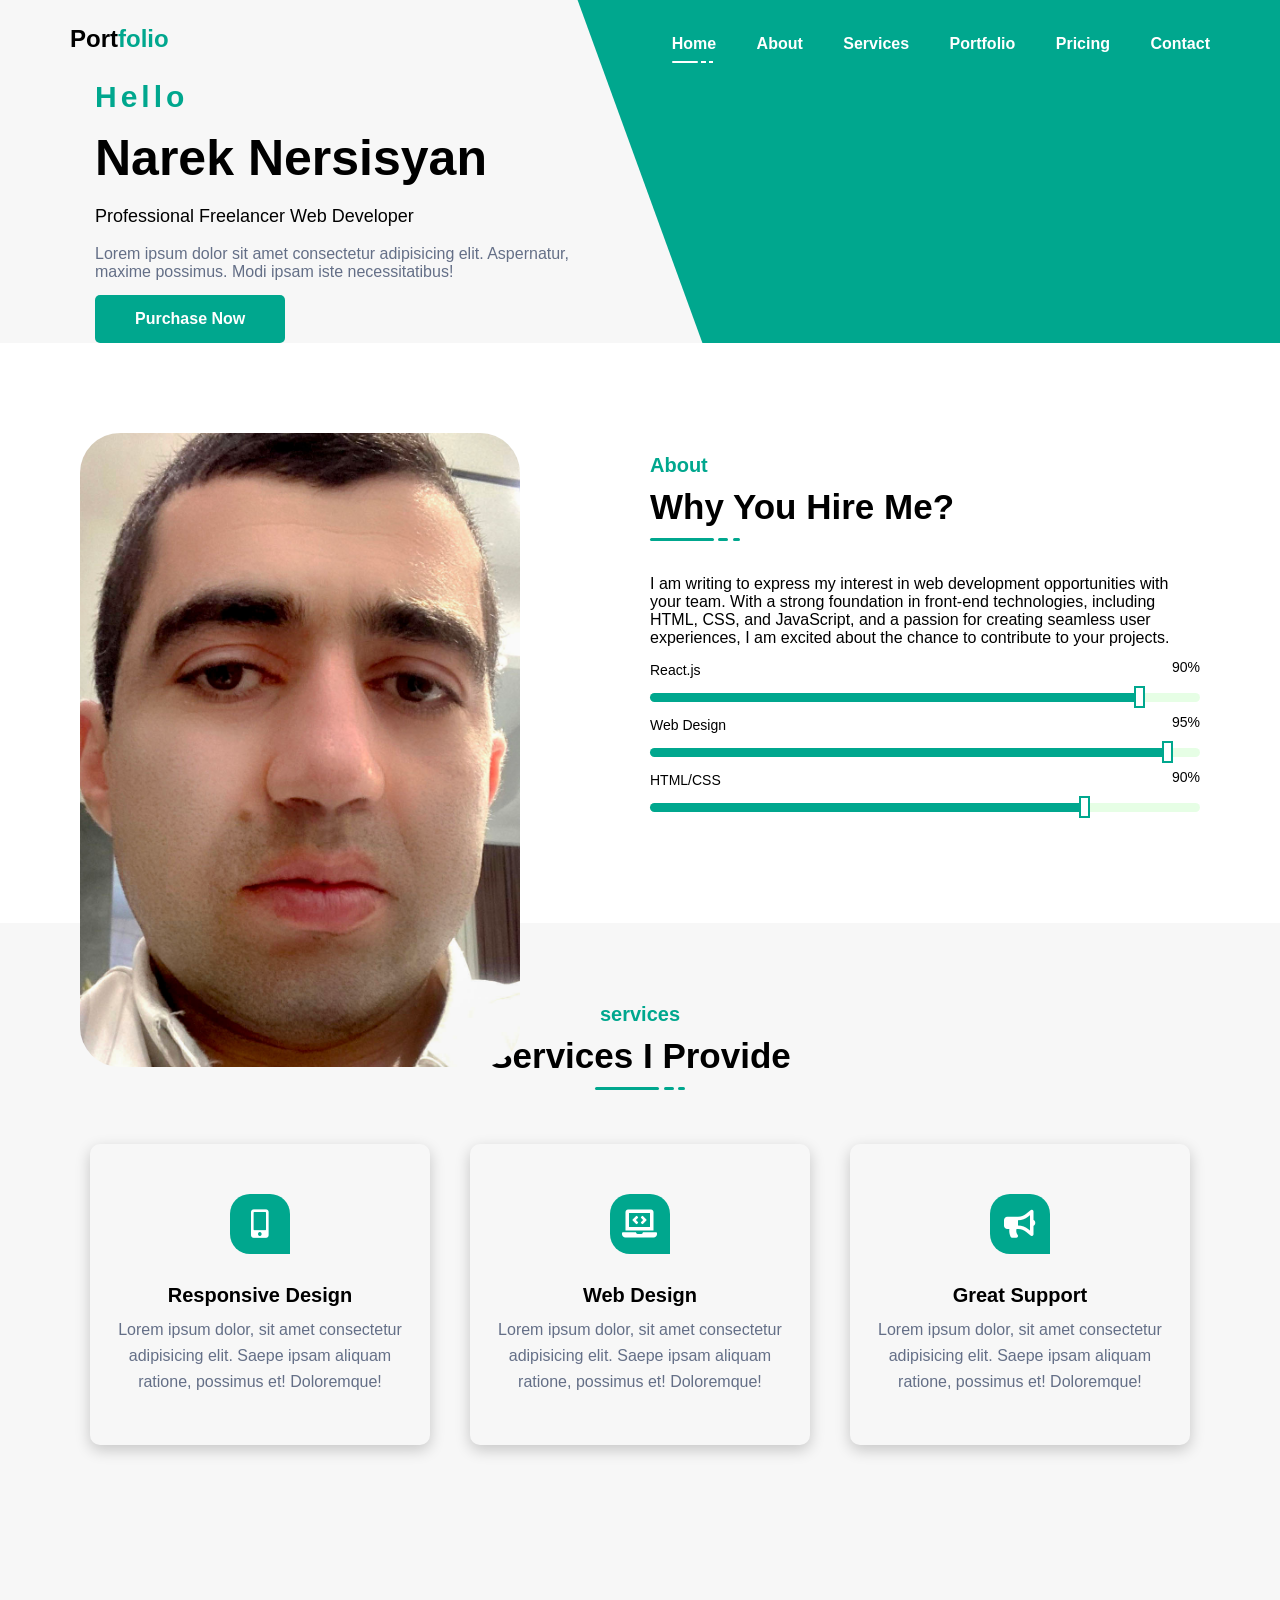
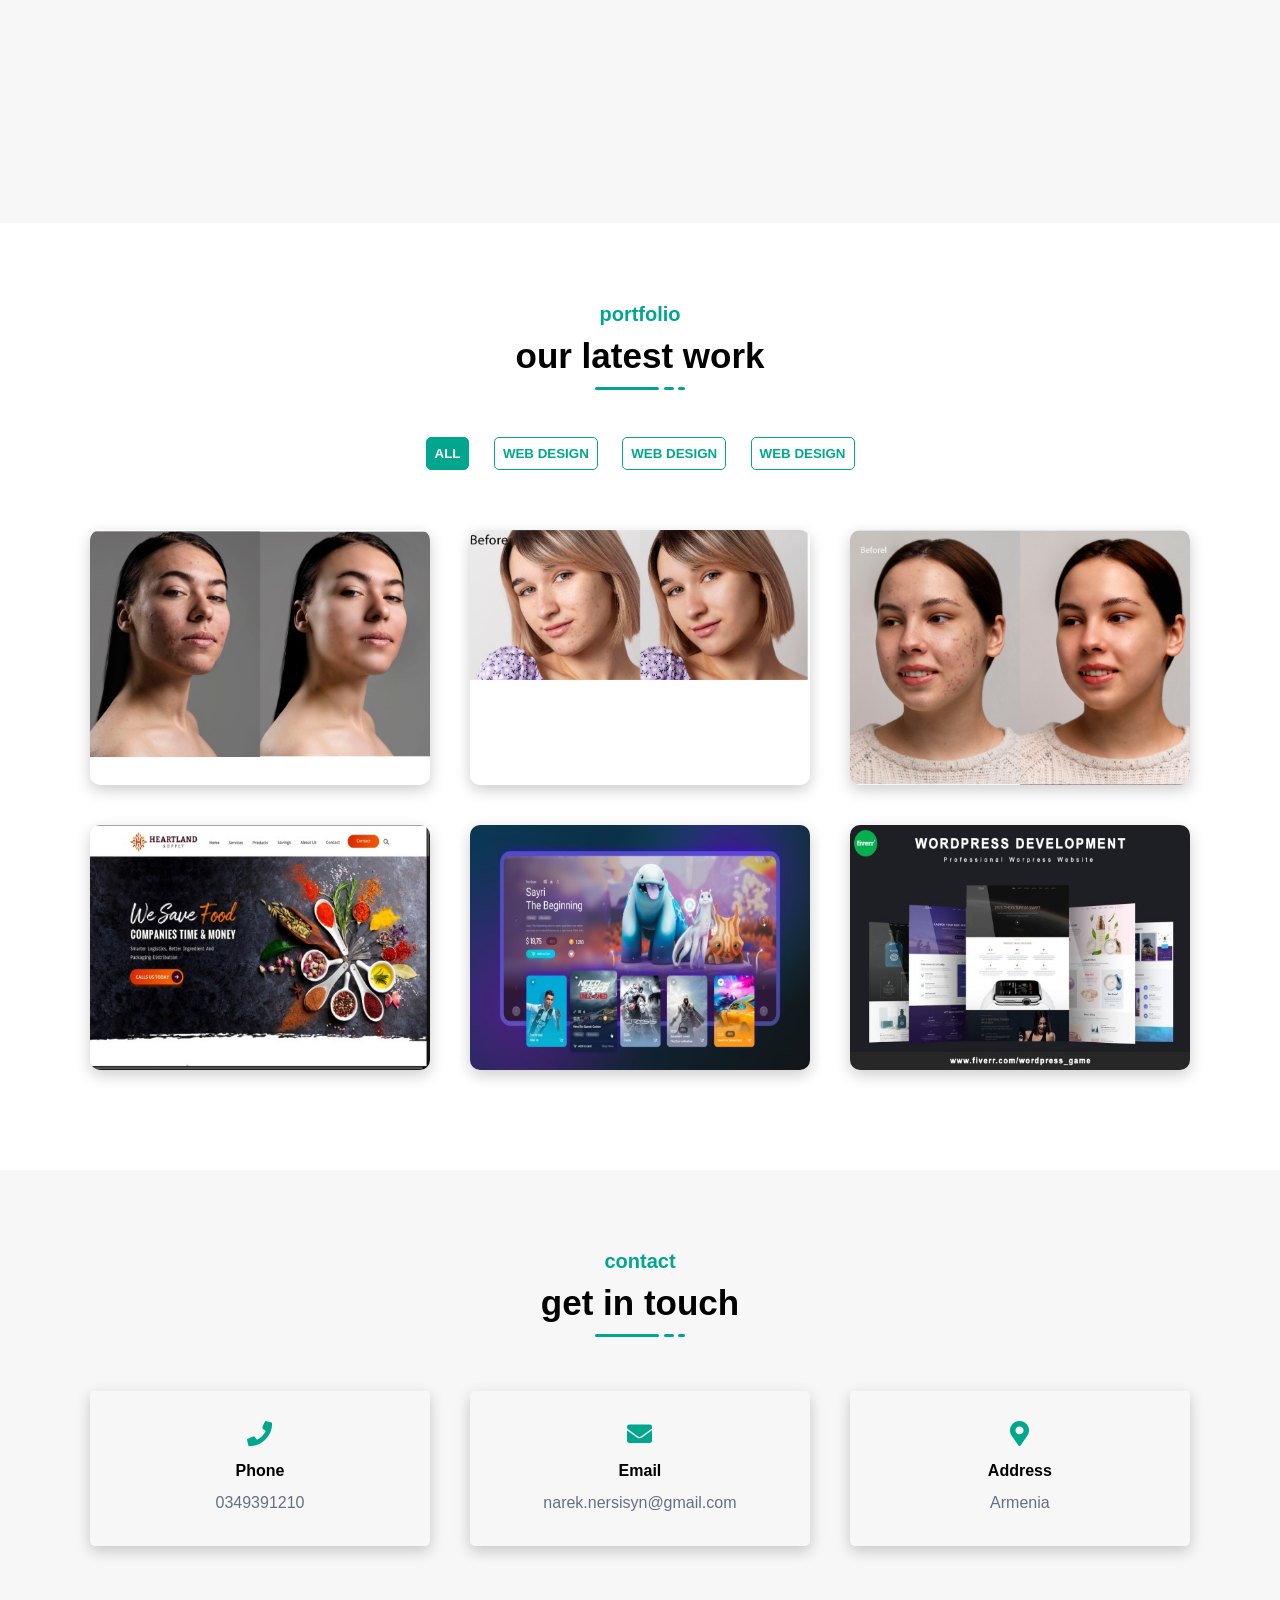
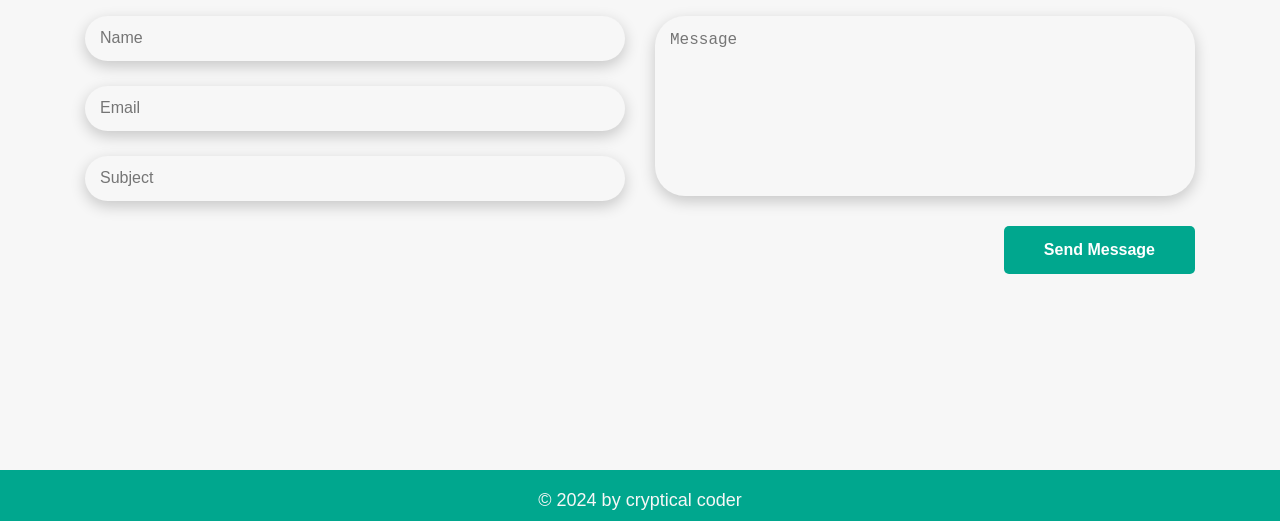
<file: Portfolio Website/index.html>
<!DOCTYPE html>
<html lang="en">
<head>
    <meta charset="UTF-8">
    <meta http-equiv="X-UA-Compatible" content="IE=edge">
    <meta name="viewport" content="width=device-width, initial-scale=1.0">
    <title>Document</title>
    <!--===== Font Awesome =====-->
    <link rel="stylesheet" href="https://cdnjs.cloudflare.com/ajax/libs/font-awesome/5.15.4/css/all.min.css">
    <!--===== Main CSS =====-->
    <link rel="stylesheet" href="css/style.css">
</head>
<body>
      <!--===== Navbar Start =====-->
      <nav class="navbar">
          <div class="container">
              <div class="row justify-content-between">
                  <div class="logo"><a href="index.html">Port<span>folio</span></a></div>
                  <div class="links">
                  <ul class="menu">
                      <li class="nav-item"><a href="#home" class="nav-link active">Home <span></span></a></li>
                      <li class="nav-item"><a href="#about" class="nav-link">About <span></span></a></li>
                      <li class="nav-item"><a href="#services" class="nav-link">Services <span></span></a></li>
                      <li class="nav-item"><a href="#portfolio" class="nav-link">Portfolio <span></span></a></li>
                      <li class="nav-item"><a href="#pricing" class="nav-link">Pricing <span></span></a></li>
                      <li class="nav-item"><a href="#contact" class="nav-link">Contact <span></span></a></li>
                  </ul>
                  </div>
                  <div class="menu-btn">
                      <i class="fas fa-bars"></i>
                  </div>
              </div>
          </div>
      </nav>
      <!--===== Navbar End =====-->
      <!--===== Home Section Start =====-->
      <section class="home-section" id="home">
          <ul class="header-social"> <!--===== Header Social =====-->
              <!-- <li><a href="#"><i class="fab fa-facebook-f"></i></a></li>
              <li><a href="#"><i class="fab fa-twitter"></i></a></li>
              <li><a href="#"><i class="fab fa-instagram"></i></a></li>
              <li><a href="#"><i class="fab fa-linkedin"></i></a></li> -->
          </ul>
          <div class="container">
              <div class="row align-items-center">
                  <div class="home-text">
                      <h4>Hello</h4>
                      <h1>Narek Nersisyan</h1>
                      <span>Professional Freelancer Web Developer</span>
                      <p>Lorem ipsum dolor sit amet consectetur adipisicing elit. Aspernatur,
                           maxime possimus. Modi ipsam iste necessitatibus!</p>
                           <a href="#" class="btn btn-1">purchase now</a>
                  </div>
                  <div class="home-image">
                      <!-- <div class="img-box"> -->
                      </div>
                  </div>
              </div>
          </div>
          <div class="header-hero-shape"></div> <!--===== Hero Shape =====-->
      </section>
      <!--===== Home Section End =====-->
      <!--===== About Section Start =====-->
      <section class="about-section section-padding" id="about">
          <div class="container">
              <div class="row align-items-center justify-content-center">
                  <div class="about-image">
                      <div class="img-box">
                          <!-- <img src="images/about_hero.png" alt=""> -->
                           <img src="images/nn.jpg" alt="">
                      </div>
                  </div>
                  <div class="about-content">
                      <div class="section-title">
                          <h5 class="sub-title">About</h5>
                          <h3 class="main-title">Why You Hire Me?</h3>
                          <ul class="line">
                              <li></li>
                              <li></li>
                              <li></li>
                          </ul>
                      </div> <!--===== Section Title =====-->
                      <p>I am writing to express my interest in web development opportunities with your team. With a strong foundation in front-end technologies, including HTML, CSS, and JavaScript, and a passion for creating seamless user experiences, I am excited about the chance to contribute to your projects.</p>
                          <div class="about-skills">
                              <div class="skill-item">
                                  <div class="skill-header">
                                      <h6 class="skill-title">React.js</h6>
                                      <div class="skill-percentage">
                                          <p><span class="counter"></span>90%</p>
                                      </div>
                                  </div>
                                  <div class="skill-bar">
                                      <div class="bar-inner">
                                          <div class="bar progress-line" data-progress="90%"></div>
                                      </div>
                                  </div>
                              </div> <!--===== Skill Item =====-->
                              <div class="skill-item">
                                <div class="skill-header">
                                    <h6 class="skill-title">Web Design</h6>
                                    <div class="skill-percentage">
                                        <p><span class="counter"></span>95%</p>
                                    </div>
                                </div>
                                <div class="skill-bar">
                                    <div class="bar-inner">
                                        <div class="bar progress-line" data-progress="95%"></div>
                                    </div>
                                </div>
                            </div> <!--===== Skill Item =====-->
                            <div class="skill-item">
                                <div class="skill-header">
                                    <h6 class="skill-title">HTML/CSS</h6>
                                    <div class="skill-percentage">
                                        <p><span class="counter"></span>90%</p>
                                    </div>
                                </div>
                                <div class="skill-bar">
                                    <div class="bar-inner">
                                        <div class="bar progress-line" data-progress="80%"></div>
                                    </div>
                                </div>
                            </div> <!--===== Skill Item =====-->
                            <!-- <div class="skill-item">
                                <div class="skill-header">
                                    <h6 class="skill-title">Sketch</h6>
                                    <div class="skill-percentage">
                                        <p><span class="counter">70</span>%</p>
                                    </div>
                                </div>
                                <div class="skill-bar">
                                    <div class="bar-inner">
                                        <div class="bar progress-line" data-progress="70%"></div>
                                    </div>
                                </div> -->
                            </div> <!--===== Skill Item =====-->
                          </div>
                  </div>
              </div>
          </div>
      </section>
      <!--===== About Section End =====-->
      <!--===== Services Section Start =====-->
      <section class="service-section section-padding" id="services">
          <div class="container">
              <div class="row">
                <div class="section-title text-align">
                    <h5 class="sub-title">services</h5>
                    <h3 class="main-title">Services I Provide</h3>
                    <ul class="line">
                        <li></li>
                        <li></li>
                        <li></li>
                    </ul>
                </div> <!--===== Section Title =====-->
              </div>
              <div class="row">
                   <!--===== Service Item Start =====-->
                  <div class="service-item">
                      <div class="service-item-inner">
                          <div class="icon">
                              <i class="fas fa-mobile-alt"></i>
                          </div>
                          <h3>Responsive design</h3>
                          <p>Lorem ipsum dolor, sit amet consectetur adipisicing elit. Saepe ipsam aliquam 
                             
                              ratione, possimus et! Doloremque!</p>
                      </div>
                  </div>
                  <!--===== Service Item End =====-->
                  <!--===== Service Item Start =====-->
                   <div class="service-item">
                    <div class="service-item-inner">
                        <div class="icon">
                            <i class="fas fa-laptop-code"></i>
                        </div>
                        <h3>web design</h3>
                        <p>Lorem ipsum dolor, sit amet consectetur adipisicing elit. Saepe ipsam aliquam 
                            ratione, possimus et! Doloremque!</p>
                    </div>
                </div>
                <!--===== Service Item End =====-->
                <!--===== Service Item Start =====-->
                 <!-- <div class="service-item">
                    <div class="service-item-inner">
                        <div class="icon">
                            <i class="fas fa-palette"></i>
                        </div>
                        <h3>Graphic design</h3>
                        <p>Lorem ipsum dolor, sit amet consectetur adipisicing elit. Saepe ipsam aliquam 
                            
                            ratione, possimus et! Doloremque!</p>
                    </div>
                </div> -->
                <!--===== Service Item End =====-->
                <!--===== Service Item Start =====-->
                 <!-- <div class="service-item">
                    <div class="service-item-inner">
                        <div class="icon">
                            <i class="fas fa-code"></i>
                        </div>
                        <h3>Clean Code</h3>
                        <p>Lorem ipsum dolor, sit amet consectetur adipisicing elit. Saepe ipsam aliquam 
                           
                            ratione, possimus et! Doloremque!</p>
                    </div>
                </div> -->
                <!--===== Service Item End =====-->
                <!--===== Service Item Start =====-->
                 <!-- <div class="service-item">
                    <div class="service-item-inner">
                        <div class="icon">
                            <i class="fas fa-search"></i>
                        </div>
                        <h3>seo marketing</h3>
                        <p>Lorem ipsum dolor, sit amet consectetur adipisicing elit. Saepe ipsam aliquam 
                           
                            ratione, possimus et! Doloremque!</p>
                    </div>
                </div> -->
                <!--===== Service Item End =====-->
                <!--===== Service Item Start =====-->
                 <div class="service-item">
                    <div class="service-item-inner">
                        <div class="icon">
                            <i class="fas fa-bullhorn"></i>
                        </div>
                        <h3>great support</h3>
                        <p>Lorem ipsum dolor, sit amet consectetur adipisicing elit. Saepe ipsam aliquam 
                        
                            ratione, possimus et! Doloremque!</p>
                    </div>
                </div>
                <!--===== Service Item End =====-->
              </div>
          </div>
      </section>
      <!--===== Services Section End =====-->
      <!--===== Portfolio Section Start =====-->
      <section class="portfolio section-padding" id="portfolio">
          <div class="container">
            <div class="row">
                <div class="section-title text-align">
                    <h5 class="sub-title">portfolio</h5>
                    <h3 class="main-title">our latest work</h3>
                    <ul class="line">
                        <li></li>
                        <li></li>
                        <li></li>
                    </ul>
                </div> <!--===== Section Title =====-->
              </div>
              <div class="row">
                  <div class="portfolio-filter">
                      <button type="button" class="active" data-filter="all">All</button>
                      <button type="button" data-filter="web-design">web design</button>
                      <button type="button" data-filter="photography">web design</button>
                      <button type="button" data-filter="wordpress">web design</button>
                  </div>
              </div>
              <div class="row">
                  <!--===== portfolio-item start =====-->
                  <div class="portfolio-item" data-category="wordpress">
                      <div class="portfolio-item-inner">
                          <div class="portfolio-img">
                              <img src="images/new8.jpg">
                          </div>
                          <div class="portfolio-info">
                              <h4>web design</h4>
                              <div class="icon">
                                  <i class="fa fa-search"></i>
                              </div>
                          </div>
                      </div>
                  </div>
                   <!--===== portfolio-item end =====-->
                   <!--===== portfolio-item start =====-->
                  <div class="portfolio-item" data-category="wordpress">
                    <div class="portfolio-item-inner">
                        <div class="portfolio-img">
                          <img src="images/New.jpg" alt="">
                        </div>
                        <div class="portfolio-info">
                            <h4>web design</h4>
                            <div class="icon">
                                <i class="fa fa-search"></i>
                            </div>
                        </div>
                    </div>
                </div>
                 <!--===== portfolio-item end =====-->
                 <!--===== portfolio-item start =====-->
                   <div class="portfolio-item" data-category="photography">
                    <div class="portfolio-item-inner">
                        <div class="portfolio-img">
                           <img src="images/New11.jpg" alt="">
                        </div>
                        <div class="portfolio-info">
                            <h4>web design</h4>
                            <div class="icon">
                                <i class="fa fa-search"></i>
                            </div>
                        </div>
                    </div>
                </div>
                 <!--===== portfolio-item end =====-->
                 <!--===== portfolio-item start =====-->
                   <div class="portfolio-item" data-category="web-design">
                    <div class="portfolio-item-inner">
                        <div class="portfolio-img">
                            <img src="images/portfolio/portfolio-4.jpg" alt="">
                        </div>
                        <div class="portfolio-info">
                            <h4>web-design</h4>
                            <div class="icon">
                                <i class="fa fa-search"></i>
                            </div>
                        </div>
                    </div>
                </div>
                 <!--===== portfolio-item end =====-->
                 <!--===== portfolio-item start =====-->
                   <div class="portfolio-item" data-category="wordpress">
                    <div class="portfolio-item-inner">
                        <div class="portfolio-img">
                            <img src="images/portfolio/portfolio-5.jpg" alt="">
                        </div>
                        <div class="portfolio-info">
                            <h4>wordpress</h4>
                            <div class="icon">
                                <i class="fa fa-search"></i>
                            </div>
                        </div>
                    </div>
                </div>
                 <!--===== portfolio-item end =====-->
                 <!--===== portfolio-item start =====-->
                   <div class="portfolio-item" data-category="photography">
                    <div class="portfolio-item-inner">
                        <div class="portfolio-img">
                            <img src="images/portfolio/portfolio-6.jpg" alt="">
                        </div>
                        <div class="portfolio-info">
                            <h4>photography</h4>
                            <div class="icon">
                                <i class="fa fa-search"></i>
                            </div>
                        </div>
                    </div>
                </div>
                 <!--===== portfolio-item end =====-->
              </div>
          </div>
      </section>
      <!--===== Portfolio Section End =====-->
      <!--===== Pricing Section Start =====-->
      <!--===== Pricing Section End =====-->
      <!--===== Contact Section Start =====-->
       <section class="contact-section section-padding" id="contact">
           <div class="container">
            <div class="row">
                <div class="section-title text-align">
                    <h5 class="sub-title">contact</h5>
                    <h3 class="main-title">get in touch</h3>
                    <ul class="line">
                        <li></li>
                        <li></li>
                        <li></li>
                    </ul>
                </div> <!--===== Section Title =====-->
              </div>
              <div class="row">
                  <!--===== contact item start =====-->
                  <div class="contact-item">
                      <div class="contact-item-inner">
                          <i class="fas fa-phone"></i>
                          <span>Phone</span>
                          <p>0349391210</p>
                      </div>
                  </div>
                  <!--===== contact item end =====-->
                  <!--===== contact item start =====-->
                   <div class="contact-item">
                    <div class="contact-item-inner">
                        <i class="fas fa-envelope"></i>
                        <span>Email</span>
                        <p>narek.nersisyn@gmail.com</p>
                    </div>
                </div>
                 <!--===== contact item end =====-->
                 <!--===== contact item start =====-->
                 <div class="contact-item">
                    <div class="contact-item-inner">
                        <i class="fas fa-map-marker-alt"></i>
                        <span>Address</span>
                        <p>Armenia</p>
                    </div>
                </div>
                 <!--===== contact item end =====-->
              </div>
                 <!--===== Contact Form =====-->
              <div class="row">
                  <div class="contact-form">
                      <form action="">
                          <div class="row">
                              <div class="w-50">
                                  <div class="input-group">
                                      <input type="text" placeholder="Name" class="input-control">
                                  </div>
                                  <div class="input-group">
                                    <input type="email" placeholder="Email" class="input-control">
                                </div>
                                <div class="input-group">
                                    <input type="text" placeholder="Subject" class="input-control">
                                </div>
                              </div>
                              <div class="w-50">
                                  <div class="input-group">
                                      <textarea name="" class="input-control" placeholder="Message" id="" cols="30" rows="10"></textarea>
                                  </div>
                              </div>
                          </div>
                          <div class="row">
                              <div class="submit-btn">
                                  <button type="submit" class="btn-1">Send Message</button>
                              </div>
                          </div>
                      </form>
                  </div>
              </div>
           </div>
       </section>
       <!--===== Contact Section End =====-->
       <!--===== Footer Section Start =====-->
       <footer class="footer">
           <div class="container">
               <div class="row justify-content-center">
                   <p class="copyright-text">&copy; 2024 by cryptical coder</p>
               </div>
           </div>
       </footer>
       <!--===== Footer Section End =====-->
       <!--===== Lightbox Start =====-->
      <div class="lightbox">
          <div class="lightbox-content">
              <div class="lightbox-close">&times;</div>
              <img src="images/portfolio/portfolio-2.jpg" onclick="nextItem()" class="lightbox-img" alt="">
              <div class="lightbox-caption">
                  <div class="caption-text"></div>
                  <div class="caption-counter"></div>
              </div>
          </div>
          <div class="lightbox-controls">
              <div class="prev-item" onclick="prevItem()"><i class="fa fa-angle-left"></i></div>
              <div class="next-item" onclick="nextItem()"><i class="fa fa-angle-right"></i></div>
          </div>
      </div>
      <!--===== Lightbox End =====-->
      <!--===== Main JS =====-->
    <script src="js/main.js"></script>
</body>
</html>
</file>
<file: Portfolio Website/css/style.css>
/*===== Google Fonts =====*/
@import url('https://fonts.googleapis.com/css2?family=Kaushan+Script&display=swap');
/*===== Global CSS =====*/
html
{
    scroll-behavior: smooth;
}
:root
{
    --main-color:#00a78e;
    --shadow-black-100:0 5px 15px rgba(0,0,0,0.2);
    --black-900:#000;
    --black-400:#646f87;
    --black-100:#f7f7f7;
    --white:#fff;
    --black-alpha-100:rgba(0,0,0,.05);
}
body
{
    font-size: 16px;
    font-weight: normal;
    overflow-x: hidden;
    background-color: var(--white);
    font-family: Arial, Helvetica, sans-serif;
}
*
{
    margin: 0;
    padding: 0;
    box-sizing: border-box;
    text-decoration: none;
}

ul
{
    list-style: none;
}
img
{
    vertical-align: middle;
}
.container
{
    max-width: 1140px;
    margin: auto;
}
.row
{
    display: flex;
    flex-wrap: wrap;
}
.justify-content-center
{
    justify-content: center;
}
.justify-content-between
{
    justify-content: space-between;
}
.align-items-center

{
    align-items: center;
}
.btn-1
{
    background-color: var(--main-color);
    padding: 15px 40px;
    border: none;
    color: var(--white);
    border-radius: 5px;
    font-size: 16px;
    text-transform: capitalize;
    font-weight: 600;
    transition: all 0.3s ease-out;
}
.btn-1:hover
{
    color: var(--white);
    background-color: rgba(0,167,142,0.7);
}

.btn-2
{
    background-color: var(--white);
    padding: 15px 40px;
    border: none;
    color: var(--main-color);
    border-radius: 5px;
    font-size: 16px;
    text-transform: capitalize;
    font-weight: 600;
    border: 1px solid var(--main-color);
    transition: all 0.3s ease-out;
}
.btn-2:hover
{
    color: var(--white);
    background-color: var(--main-color);
    border: none;
}
.section-padding
{
    padding: 80px 0;
}
.text-align
{
    text-align: center;
}
.section-title
{
    flex: 0 0 100%;
    max-width: 100%;
    margin-bottom: 30px;
}
.section-title .sub-title
{
    font-size: 20px;
    font-weight: 600;
    color: var(--main-color);
}
.section-title .main-title
{
    font-size: 35px;
    font-weight: 600;
    margin-top: 10px;
}
.section-title .line 
{
    padding-top: 0px;
}
.section-title .line li
{
    display: inline-block;
    background-color: var(--main-color);
    border-radius: 50px;
    height: 3px;
}
.section-title .line li:nth-of-type(1)
{
    width: 64px;
}
.section-title .line li:nth-of-type(2)
{
    width: 10px;
}
.section-title .line li:nth-of-type(3)
{
    width: 7px;
}
/*===== Navbar =====*/
.navbar
{
    position: fixed;
    z-index: 999;
    width: 100%;
    padding: 25px;
    transition: all 0.5s ease;
}
.navbar.sticky
{
    padding: 12px 25px;
    background-color: var(--white);
    box-shadow: var(--shadow-black-100);
}
.navbar .logo a
{
    font-size: 24px;
    color: var(--black-900);
    font-weight: 600;
    text-transform: capitalize;
}
.navbar .logo a span
{
    color: var(--main-color);
}
.navbar .menu .nav-item
{
    display: inline-block;
    position: relative;
    margin-left: 36px;
}
.navbar .menu .nav-item .nav-link
{
    color: var(--white);
    font-size: 16px;
    font-weight: 600;
    display: block;
    text-transform: capitalize;
    padding: 10px 0;
}
.navbar.sticky .menu .nav-item .nav-link
{
    color: var(--main-color);
}
.navbar .nav-item .nav-link span
{
    width: 0;
    height: 2px;
    background-color: var(--white);
    position: absolute;
    left: 0;
    bottom: 0;
    border-radius: 50px;
    opacity: 0;
    visibility: hidden;
    transition: all 0.3s ease-out 0s;
}
.navbar .nav-item .nav-link span::before
{
    position: absolute;
    content: '';
    width: 0;
    height: 2px;
    background-color: var(--white);
    left: 110%;
}
.navbar .nav-item .nav-link span::after
{
    position: absolute;
    content: '';
    width: 0;
    height: 2px;
    background-color: var(--white);
    left: 140%;
}
.navbar.sticky .nav-item a span,.navbar.sticky .nav-item a span::before,.navbar.sticky .nav-item a span::after
{
    background-color: var(--main-color);
}
.navbar .nav-item > .nav-link.active span,.navbar .nav-item:hover > .nav-link span
{
    opacity: 1;
    visibility: visible;
    width: 60%;
}
.navbar .nav-item > .nav-link.active span::before,.navbar .nav-item:hover > .nav-link span::before
{
    width: 20%;
}
.navbar .nav-item > .nav-link.active span::after,.navbar .nav-item:hover > .nav-link span::after
{
    width: 15%;
}
.menu-btn
{
    background-color: var(--main-color);
    height: 34px;
    width: 44px;
    box-shadow: var(--shadow-black-100);
    padding: 0;
    border-radius: 5px;
    line-height: 34px;
    text-align: center;
    color: var(--white);
    font-size: 17px;
    display: none;
}
.navbar.sticky .menu-btn
{
    color: var(--main-color);
    background-color: var(--white);
}
/*===== Home =====*/
.home-section
{
    position: relative;
    background-color: var(--black-100);
    z-index: 1;
    overflow-x: hidden;
    padding-top: 80px;
}
.header-social
{
    position: absolute;
    top: 53%;
    left: 50px;
    transform: translateY(-53%);
    border: 1px solid rgba(0,167,142,0.21);
    border-radius: 50px;
}
.header-social li a 
{
    font-size: 18px;
    display: block;
    text-align: center;
    padding: 20px 15px;
    color: rgba(100,111,135,0.58);
    transition: all 0.3s ease-out 0s;
}
.header-social li a:hover
{
    color: var(--main-color);
}
.home-section .home-text,
.home-section .home-image
{
    flex: 0 0 50%;
    max-width: 50%;
    padding: 0 25px;
}
.home-section .home-text h4
{
    font-size: 30px;
    font-weight: 600;
    letter-spacing: 4px;
    color: var(--main-color);
}
.home-section .home-text h1
{
    font-size: 50px;
    font-weight: 700;
    margin-top: 15px;
    color: var(--black-900);
}
.home-section .home-text span
{
    font-size: 18px;
    line-height: 28px;
    color: var(--black-900);
    font-weight: 500;
    display: block;
    margin-top: 15px;
}
.home-section .home-text p
{
    font-size: 16px;
    color: var(--black-400);
    font-weight: 24px;
    margin-top: 15px;
}
.home-section .home-text .btn 
{
    display: inline-block;
    margin-top: 14px;
}
.home-section .home-image .img-box img
{
    position: relative;
    width: 100%;
    z-index: 789;
}
.header-hero-shape
{
    position: absolute;
    top: 0;
    right: 0;
    width: 50%;
    height: 100%;
}
.header-hero-shape::before
{
    position: absolute;
    content: '';
    width: 1000%;
    height: 100%;
    background-color: var(--main-color);
    transform: skewX(20deg);
    top: 0;
    left: 0;
}
/*===== About =====*/
.about-section .about-image,
.about-section .about-content
{
    flex: 0 0 50%;
    max-width: 50%;
    padding: 10px;
    
   
}
.about-section .about-image .img-box
{
    position: relative;
    width: 80%;
    background-color: #00a78e;
    height:400px;
    border-radius: 10rem;
    
    
    
    
}
.about-section .about-image .img-box img
{
    /* max-width: 100%; */
    width: 100%;
    z-index: 8;
    border-radius: 40px;
    background-position: center;
    object-fit: cover;
    
    
}




.about-section .about-image .img-box .about-shape::before
{
    position: absolute;
    content: '';
    width: 15px;
    height: 85%;
    background-color: var(--main-color);
    bottom: 0;
    right: 0;
}
.about-section .about-image .img-box .about-shape::after



.about-section .about-content p
{
    text-align: justify;
}
.skill-item .skill-header
{
    position: relative;
}
.skill-item .skill-header .skill-title
{
    font-size: 14px;
    font-weight: 500;
    margin-top: 15px;
}
.skill-item .skill-header .skill-percentage
{
    position: absolute;
    top: -3px;
    right: 0;
}
.skill-item .skill-header .skill-percentage p
{
    font-size: 14px;
    font-weight: 400;
}
.skill-item .skill-bar
{
    margin-top: 15px;
}
.skill-item .skill-bar .bar-inner
{
    width: 100%;
    height: 9px;
    border-radius: 5px;
    background-color: rgba(33,243,26,0.11);
    position: relative;
}
.skill-item .skill-bar .bar-inner .progress-line
{
    position: absolute;
    top: 0;
    left: 0;
    height: 9px;
    border-radius: 5px;
    background-color: var(--main-color);
    width: 0%;
    transition:all 2s ease-out;
}
.skill-item .skill-bar .bar-inner .progress-line::before
{
    position: absolute;
    content: '';
    width: 7px;
    height: 18px;
    background-color: var(--white);
    border: 2px solid var(--main-color);
    top: -7px;
    right: 0;
}
/*===== Services =====*/
.service-section
{
    min-height: 100vh;
    background-color: var(--black-100);
}
.service-section .service-item
{
    flex: 0 0 33.33%;
    max-width: 33.33%;
    padding: 20px;
    display: flex;
    flex-wrap: wrap;
}
.service-section .service-item-inner
{
    box-shadow: var(--shadow-black-100);
    padding: 50px 15px;
    border-radius: 10px;
    width: 100%;
    text-align: center;
    transition: all 0.3s ease;
}
.service-section .service-item-inner:hover
{
    background-color: var(--main-color);
}
.service-section .service-item-inner .icon 
{
    height: 60px;
    width: 60px;
    background-color: var(--main-color);
    margin: 0 auto 30px;
    text-align: center;
    font-size: 28px;
    color: var(--white);
    border-radius: 20px;
    border-bottom-right-radius: 0;
    position: relative;
    z-index: 1;
    transition: all 0.3s ease;
}
.service-section .service-item-inner:hover .icon
{
    background-color: var(--white);
    color: var(--main-color);
    font-size: 24px;
}
.service-section .service-item-inner .icon i
{
    line-height: 60px;
}
.service-section .service-item-inner h3
{
    font-size: 20px;
    font-weight: 600;
    color: var(--black-900);
    margin: 0 0 10px;
    text-transform: capitalize;
    transition: all 0.3s ease;
}
.service-section .service-item-inner:hover h3
{
    color: var(--white);
}
.service-section .service-item-inner p
{
    font-size: 16px;
    color: var(--black-400);
    margin: 0;
    line-height: 26px;
    transition: all 0.3s ease;
}
.service-section .service-item-inner:hover p
{
    color: var(--black-100);
}
/*===== portfolio =====*/
.portfolio .portfolio-filter
{
    flex: 0 0 100%;
    max-width: 100%;
    padding: 20px;
    text-align: center;
}
.portfolio .portfolio-filter button
{
    text-transform: uppercase;
    margin-top: -20px;
    outline: none;
    border: 1px solid;
    border-color: var(--main-color);
    padding: 8px;
    font-weight: 600;
    border-radius: 5px;
    background-color: var(--white);
    margin-right: 20px;
    color: var(--main-color);
    margin-bottom: 20px;
    transition: all 0.3s ease;
}
.portfolio .portfolio-filter button:last-child
{
    margin-right: 0;
}
.portfolio .portfolio-filter button:hover,
.portfolio .portfolio-filter button.active 
{
    color: var(--white);
    background-color: var(--main-color);
}
.portfolio .portfolio-item
{
    flex: 0 0 33.33%;
    max-width: 33.33%;
    padding: 20px;
    display: flex;
    flex-wrap: wrap;
}
.portfolio .portfolio-item.hide 
{
    display: none;
}
.portfolio .portfolio-item.show
{
    display: block;
    animation:  showItem 0.5s ease;
}
@keyframes showItem
{
    0%
    {
        transform: scale(0.8);
        opacity: 0;
    }
    100%
    {
        transform: scale(1);
        opacity: 1;
    }
}
.portfolio .portfolio-item-inner
{
    width: 100%;
    overflow: hidden;
    border-radius: 10px;
    box-shadow: var(--shadow-black-100);
    cursor: pointer;
    position: relative;
}
.portfolio .portfolio-item-inner .portfolio-img img
{
    width: 100%;
    display: block;
}
.portfolio .portfolio-item .portfolio-info
{
    position: absolute;
    left: 0;
    top: 0;
    background-color: rgba(0,0,0,0.8);
    z-index: 1;
    height: 100%;
    width: 100%;
    padding: 30px;
    opacity: 0;
    transition: all 0.3s ease;
}
.portfolio .portfolio-item:hover .portfolio-info
{
    opacity: 1;
}
.portfolio .portfolio-item .portfolio-info h4
{
    font-size: 18px;
    font-weight: 700;
    color: var(--main-color);
    text-transform: capitalize;
    transform: translateX(-20px);
    transition: all 0.3s ease;
    opacity: 0;
}
.portfolio .portfolio-item:hover .portfolio-info h4
{
    transform: translateX(0px);
    opacity: 1;
}
.portfolio .portfolio-item .portfolio-info .icon
{
    height: 40px;
    width: 40px;
    color: var(--white);
    background-color: var(--main-color);
    text-align: center;
    border-radius: 50%;
    position: absolute;
    right: 30px;
    bottom: 30px;
    transform: translateX(20px);
    transition: all 0.3s ease;
    opacity: 0;
}
.portfolio .portfolio-item:hover .portfolio-info .icon
{
    transform: translateX(0px);
    opacity: 1;
}
.portfolio .portfolio-item .portfolio-info .icon .fa 
{
    line-height: 40px;
}
/*===== Lightbox =====*/
.lightbox
{
    position: fixed;
    left: 0;
    top: 0;
    width: 100%;
    height: 100%;
    background-color: rgba(0,0,0,0.6);
    z-index: 1000;
    display: none;
    justify-content: center;
    align-items: center;
    cursor: zoom-out;
    padding: 30px;
}
.lightbox.open 
{
    display: flex;
}
.lightbox .lightbox-content img
{
    height: auto;
    width: auto;
    max-width: 100%;
    max-height: 500px;
    cursor: pointer;
    display: block;
    padding: 40px 0 30px;
}
.lightbox .lightbox-content
{
    position: relative;
}
.lightbox.open .lightbox-content
{
    animation:  lightboxImage .5s ease;
}
@keyframes lightboxImage
{
    0%
    {
        transform: scale(0.8);
    }
    100%
    {
        transform: scale(1);
    }
}
.lightbox .lightbox-content .lightbox-close
{
    position: absolute;
    height: 40px;
    width: 40px;
    top: 0;
    right: 0;
    font-size: 32px;
    color: var(--white);
    line-height: 40px;
    text-align: right;
}
.lightbox .lightbox-content .lightbox-caption
{
    position: absolute;
    left: 0;
    bottom: 0;
    width: 100%;
    display: flex;
    justify-content: space-between;
    font-size: 16px;
    color: var(--white);
    font-weight: 400;
    z-index: -1;
}
.lightbox .lightbox-controls .prev-item,
.lightbox .lightbox-controls .next-item
{
    position: absolute;
    height: 40px;
    width: 40px;
    background-color: var(--white);
    border-radius: 50%;
    text-align: center;
    cursor: pointer;
    top: 50%;
    margin-top: -20px;
    z-index: 110;
    transition: all 0.3s ease;
}

.lightbox .lightbox-controls .next-item:hover,
.lightbox .lightbox-controls .prev-item:hover
{
    transform: scale(1.1);
}
.lightbox .lightbox-controls .next-item:active,
.lightbox .lightbox-controls .prev-item:active
{
    transform: scale(1);
}
.lightbox .lightbox-controls .prev-item
{
    left: 30px;
}
.lightbox .lightbox-controls .next-item
{
    right: 30px;
}
.lightbox .lightbox-controls .next-item .fa,
.lightbox .lightbox-controls .prev-item .fa
{
    font-size: 32px;
    line-height: 40px;
}
/*===== pricing =====*/
.pricing-item
{
    flex: 0 0 33.33%;
    max-width: 33.33%;
    padding: 20px;
    display: flex;
    flex-wrap: wrap;
}
.pricing-plan
{
    box-shadow: var(--shadow-black-100);
    border-radius: 10px;
    overflow: hidden;
    width: 100%;
}
.pricing-plan .pricing-header
{
    padding: 20px 30px;
    border-bottom: 1px solid var(--black-100);
    position: relative;
}
.pricing-plan .pricing-header h3
{
    font-size: 30px;
    color: var(--black-900);
    font-weight: 500;
    text-transform: capitalize;
    margin: 0;
}
.best-value
{
    position: absolute;
    right: -35%;
    top: 50%;
    width: 100%;
    color: var(--white);
    background-color: var(--main-color);
    text-transform: capitalize;
    transform: rotate(50deg);
    font-size: 20px;
    text-align: center;
    padding: 10px 0;
}
.pricing-plan .pricing-price
{
    padding: 40px 30px;
    display: flex;
    line-height: 0.7;
}
.pricing-plan .pricing-price .currency
{
    font-size: 16px;
    font-weight: 300;
    color: var(--black-400);
    margin-right: 5px;
    align-self: flex-start;
}
.pricing-plan .pricing-price .price 
{
    font-size: 80px;
    font-weight: 700;
    color: var(--main-color);
}
.pricing-plan .pricing-price .period
{
    font-size: 14px;
    font-weight: 300;
    color: var(--black-400);
    margin-right: 5px;
    align-self: flex-end;
    text-transform: uppercase;
}
.pricing-plan .pricing-body
{
    padding: 0 30px;
}
.pricing-plan .pricing-body ul li
{
    font-size: 16px;
    font-weight: 300;
    color: var(--black-400);
    padding: 10px 0 10px 30px;
    border-bottom: 1px solid var(--black-alpha-100);
    line-height: 26px;
    position: relative;
}
.pricing-plan .pricing-body ul li:last-child
{
    border-bottom: none;
}
.pricing-plan .pricing-body ul li i
{
    color: var(--main-color);
    position: absolute;
    left: 0;
    top: 12px;
}
.pricing-plan .pricing-footer
{
    padding: 40px;
    text-align: center;
}
/*===== contact =====*/
.contact-section
{
    min-height: 100vh;
    background-color: var(--black-100);
}
.contact-section .contact-item
{
    flex: 0 0 33.33%;
    max-width: 33.33%;
    padding: 20px;
    display: flex;
    flex-wrap: wrap;
}
.contact-section .contact-item-inner
{
    padding: 30px 15px;
    text-align: center;
    box-shadow: var(--shadow-black-100);
    border-radius: 5px;
    width: 100%;
}
.contact-section .contact-item-inner i
{
    font-size: 25px;
    color: var(--main-color);
}
.contact-section .contact-item-inner span
{
    display: block;
    font-size: 16px;
    font-weight: 600;
    color: var(--black-900);
    margin: 15px 0 10px;
    text-transform: capitalize;
}
.contact-section .contact-item-inner p
{
    font-size: 16px;
    color: var(--black-400);
    line-height: 26px;
    margin: 0;
}
.contact-section .contact-form
{
    flex: 0 0 100%;
    max-width: 100%;
    margin-top: 50px;
}
.contact-section .w-50
{
    padding: 0 15px;
    flex: 0 0 50%;
    max-width: 50%;
}
.contact-section .input-group
{
    margin: 0 0 25px;
    border-radius: 30px;
    background-color: var(--black-100);
    box-shadow: var(--shadow-black-100);
}
.contact-section .input-group .input-control
{
    height: 45px;
    display: block;
    width: 100%;
    border-radius: 30px;
    border: none;
    outline: none;
    background-color: transparent;
    font-size: 16px;
    padding: 0 15px;
    transition: all 0.3s ease;
    color: var(--black-400);
}
.contact-section .input-group textarea.input-control
{
    height: 180px;
    padding-top: 15px;
    resize: none;
}
.contact-section .input-group .input-control:focus
{
    border: 1px solid var(--main-color);
}
.contact-section .submit-btn
{
    flex: 0 0 100%;
    max-width: 100%;
    text-align: right;
    padding: 0 15px;
}
/*footer*/
footer
{
    background-color: var(--main-color);
}
footer .copyright-text
{
    padding: 10px 0;
    font-size: 18px;
    color: var(--black-100);
    font-weight: 300;
    margin: 10px 0 0;
}
/*Responsive*/
@media  (min-width:1300px) and (max-width:1399px)
{
    .header-social
    {
        left: 10px;
    }
}
@media  (max-width:1300px)
{
    .header-social
    {
        display: none;
    }
}
@media(max-width: 991px)
{
    .navbar .menu
    {
        position: fixed;
        left: -100%;
        top: 80px;
        flex-direction: column;
        background-color: var(--main-color);
        width: 100%;
        text-align: center;
        transition: all 0.5s ease;
        box-shadow: 0 10px 27px rgba(0,0,0,.05);
    }
    .navbar .menu.active 
    {
        left: 0;
    }
    .navbar.sticky .menu
    {
        background-color: var(--white);
        top: 65px;
    }
    .navbar .menu .nav-item
    {
        display: block;
        margin: 6px 0;
    }
    .navbar.sticky .menu .nav-item .nav-link
    {
        color: var(--main-color);
    }
    .navbar .nav-item .nav-link span 
    {
        display: none;
    }
    .navbar .menu-btn
    {
        display: block;
        z-index: 999;
    }
    .header-social
    {
        display: block;
        left: 90%;
    }
    .header-hero-shape
    {
        display: none;
    }
    .home-section .home-image,
    .home-section .home-text
    {
        flex: 0 0 100%;
        max-width: 100%;
    }
    .home-section .home-image
    {
        display: flex;
        justify-content: center;
    }
    .home-image .img-box
    {
        margin-top: 30px;
    }
    .about-section .about-image
    {
        display: none;
    }
    .about-section .about-content
    {
        flex: 0 0 75%;
        max-width: 75%;
    }
    .about-section .about-content .section-title
    {
        text-align: center;
    }
    .pricing .pricing-item,
    .portfolio .portfolio-item,
    .service-section .service-item
    {
        flex: 0 0 50%;
        max-width: 50%;
    }
}
@media(max-width: 767px)
{
    .header-social
    {
        left: 85%;
    }
    .service-section .service-item,
    .portfolio .portfolio-item,
    .pricing .pricing-item,
    .contact-section .contact-item,
    .contact-section .w-50,
    .about-section .about-content
    {
        flex: 0 0 100%;
        max-width: 100%;
    }
}

.img-box img{
    border-radius: 20px;
}
</file>
